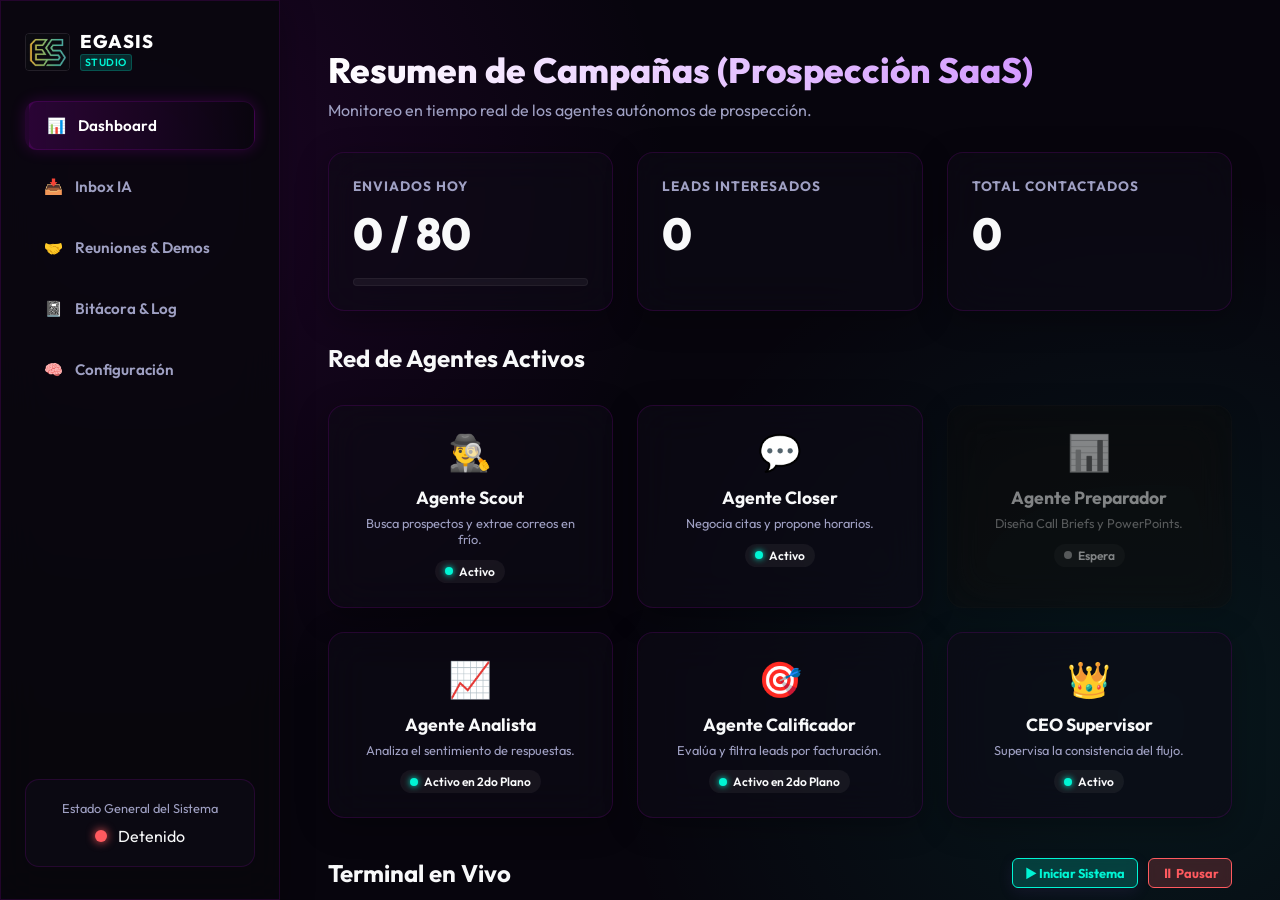
<file: static/index.html>
<!DOCTYPE html>
<html lang="es">
<head>
    <meta charset="UTF-8">
    <meta name="viewport" content="width=device-width, initial-scale=1.0">
    <title>Egasis Studio - Lead Gen SaaS</title>
    <link rel="stylesheet" href="/static/css/styles.css?v=10">
    <link href="https://fonts.googleapis.com/css2?family=Outfit:wght@300;400;600;800&family=Inter:wght@300;400;600;700&family=JetBrains+Mono:wght@400;700&display=swap" rel="stylesheet">
    <link href="https://cdn.quilljs.com/1.3.6/quill.snow.css" rel="stylesheet">
    <script src="https://cdn.quilljs.com/1.3.6/quill.js"></script>
</head>
<body>
    <div class="app-container">
        <!-- Sidebar -->
        <aside class="sidebar glass-panel">
            <div class="logo" style="display: flex; align-items: center; gap: 10px; margin-bottom: 30px;">
                <img src="/static/logo.png" alt="ES" style="height: 38px; border-radius: 4px; border: 1px solid rgba(255,255,255,0.1);">
                <div style="display: flex; flex-direction: column;">
                    <span style="font-family: 'Outfit', sans-serif; font-weight: 800; font-size: 1.15rem; letter-spacing: 1px; color: #fff; line-height: 1;">EGASIS</span>
                    <span class="badge" style="background: rgba(0, 245, 212, 0.15); color: #00f5d4; border: 1px solid rgba(0, 245, 212, 0.2); font-size: 0.65rem; padding: 1px 4px; border-radius: 3px; font-weight: 600; width: fit-content; margin-top: 3px; letter-spacing: 0.5px;">STUDIO</span>
                </div>
            </div>
            <nav>
                <a href="#" class="active" data-target="dashboard">
                    <span>📊</span> Dashboard
                </a>
                <a href="#" data-target="inbox">
                    <span>📥</span> Inbox IA
                </a>
                <a href="#" data-target="meetings">
                    <span>🤝</span> Reuniones & Demos
                </a>
                <a href="#" data-target="learnings">
                    <span>📓</span> Bitácora & Log
                </a>
                <a href="#" data-target="settings">
                    <span>🧠</span> Configuración
                </a>
            </nav>
            <div class="bot-control">
                <p>Estado General del Sistema</p>
                <div class="status-indicator" id="bot-status-indicator"></div>
                <span id="bot-status-text">Detenido</span>
            </div>
        </aside>

        <!-- Main Content -->
        <main class="main-content">
            <!-- DASHBOARD SECTION -->
            <section id="dashboard" class="view-section active">
                <header>
                    <h1>Resumen de Campañas (Prospección SaaS)</h1>
                    <p>Monitoreo en tiempo real de los agentes autónomos de prospección.</p>
                </header>

                <div class="metrics-grid">
                    <div class="metric-card glass-panel clickable-card" id="card-sent-today">
                        <h3>Enviados Hoy</h3>
                        <div class="value"><span id="metric-sent">0</span> / <span id="metric-limit">80</span></div>
                        <div class="progress-bar"><div class="fill" id="bar-sent" style="width: 0%;"></div></div>
                    </div>
                    <div class="metric-card glass-panel clickable-card" id="card-interested-leads">
                        <h3>Leads Interesados</h3>
                        <div class="value" id="metric-total">0</div>
                    </div>
                    <div class="metric-card glass-panel clickable-card" id="card-total-contacted">
                        <h3>Total Contactados</h3>
                        <div class="value" id="metric-replies">0</div>
                    </div>
                </div>

                <h2>Red de Agentes Activos</h2>
                <div class="agents-grid">
                    <div class="agent-card glass-panel" id="agent-scout" onclick="openAgentModal('scout')" style="cursor:pointer;">
                        <div class="agent-icon">🕵️‍♂️</div>
                        <h4>Agente Scout</h4>
                        <p>Busca prospectos y extrae correos en frío.</p>
                        <span class="status-dot">Activo</span>
                    </div>
                    <div class="agent-card glass-panel" id="agent-closer" onclick="openAgentModal('closer')" style="cursor:pointer;">
                        <div class="agent-icon">💬</div>
                        <h4>Agente Closer</h4>
                        <p>Negocia citas y propone horarios.</p>
                        <span class="status-dot">Activo</span>
                    </div>
                    <div class="agent-card glass-panel inactive" id="agent-prep" onclick="openAgentModal('prep')" style="cursor:pointer;">
                        <div class="agent-icon">📊</div>
                        <h4>Agente Preparador</h4>
                        <p>Diseña Call Briefs y PowerPoints.</p>
                        <span class="status-dot">Espera</span>
                    </div>
                    <div class="agent-card glass-panel" id="agent-analyst" onclick="openAgentModal('analyst')" style="cursor:pointer;">
                        <div class="agent-icon">📈</div>
                        <h4>Agente Analista</h4>
                        <p>Analiza el sentimiento de respuestas.</p>
                        <span class="status-dot">Activo en 2do Plano</span>
                    </div>
                    <div class="agent-card glass-panel" id="agent-scorer" onclick="openAgentModal('scorer')" style="cursor:pointer;">
                        <div class="agent-icon">🎯</div>
                        <h4>Agente Calificador</h4>
                        <p>Evalúa y filtra leads por facturación.</p>
                        <span class="status-dot">Activo en 2do Plano</span>
                    </div>
                    <div class="agent-card glass-panel" id="agent-ceo" onclick="openAgentModal('ceo')" style="cursor:pointer;">
                        <div class="agent-icon">👑</div>
                        <h4>CEO Supervisor</h4>
                        <p>Supervisa la consistencia del flujo.</p>
                        <span class="status-dot">Activo</span>
                    </div>
                </div>

                <!-- Modales de Agentes -->
                <div id="agent-modal" style="display:none; position:fixed; top:0; left:0; width:100%; height:100%; background:rgba(0,0,0,0.8); z-index:1000; align-items:center; justify-content:center;">
                    <div class="glass-panel" style="width: 600px; max-width:90%; padding: 32px; position:relative;">
                        <button onclick="closeAgentModal()" class="btn btn-danger" style="position:absolute; top:16px; right:16px;">X</button>
                        <h2 id="modal-title">Agente</h2>
                        <div id="modal-content" class="mt-2" style="max-height:400px; overflow-y:auto; line-height:1.6;">
                            Cargando...
                        </div>
                    </div>
                </div>

                <!-- El botón de Lanzar Campaña se ha eliminado porque el bot ahora opera 100% por cronjob automático a las 8 AM basado en la Cola de Búsqueda -->

                <!-- TERMINAL EN VIVO -->
                <div class="terminal-wrapper mt-4">
                    <div style="display: flex; justify-content: space-between; align-items: center; margin-bottom: 15px;">
                        <h2 style="margin: 0;">Terminal en Vivo</h2>
                        <div style="display: flex; gap: 10px;">
                            <button class="btn btn-primary btn-sm" id="btn-start-bot" onclick="controlBot('start')" style="background: rgba(0, 245, 212, 0.2); border: 1px solid var(--secondary); color: var(--secondary); font-weight: bold;">▶ Iniciar Sistema</button>
                            <button class="btn btn-danger btn-sm" id="btn-stop-bot" onclick="controlBot('stop')" style="background: rgba(255, 90, 95, 0.2); border: 1px solid var(--danger); color: var(--danger); font-weight: bold;">⏸ Pausar</button>
                        </div>
                    </div>
                    <div class="terminal-box mt-2" id="terminal-output">
                        <div class="log-line">Esperando comandos para iniciar...</div>
                    </div>
                </div>
            </section>

            <!-- INBOX SECTION -->
            <section id="inbox" class="view-section" style="display: none;">
                <header>
                    <h1>Inbox Inteligente</h1>
                    <p>Monitoreo 24/7 de tus clientes potenciales y redacción de respuestas con Inteligencia Artificial.</p>
                </header>
                <div style="display: flex; justify-content: space-between; align-items: center; margin-bottom: 1.5rem;">
                    <h2>Bandeja de Entrada</h2>
                    <button id="btn-sync-inbox" class="btn btn-secondary">🔄 SINCRONIZAR GMAIL</button>
                </div>
                
                <!-- Contenedor de Tarjetas (Feed) -->
                <div id="replies-feed" style="display: flex; flex-direction: column; gap: 24px;">
                    <!-- Las tarjetas se inyectarán aquí por JS -->
                </div>
            </section>

            <!-- MEETINGS & DEMOS SECTION -->
            <section id="meetings" class="view-section" style="display: none;">
                <header>
                    <h1>Reuniones, PPTX y Maquetas</h1>
                    <p>Genera briefs de ventas, presentaciones en PowerPoint y plantillas de proyecto con un clic.</p>
                </header>
                <h2>Leads de Interés</h2>
                <div class="glass-panel mt-2 p-0 table-container">
                    <table class="data-table">
                        <thead>
                            <tr>
                                <th>Empresa</th>
                                <th>Email</th>
                                <th>Estado</th>
                                <th>Acciones</th>
                            </tr>
                        </thead>
                        <tbody id="meetings-tbody">
                        </tbody>
                    </table>
                </div>

                <!-- Brief Visualizer -->
                <div id="brief-display-section" style="display: none;" class="mt-4">
                    <h2>Call Brief de IA: <span id="brief-company-title">Cargando...</span></h2>
                    <div class="brief-container glass-panel mt-2" id="brief-content-box">
                        Cargando análisis de la clínica...
                    </div>
                </div>
            </section>

            <!-- LEARNINGS SECTION -->
            <section id="learnings" class="view-section" style="display: none;">
                <header>
                    <h1>Bitácora de la Agencia</h1>
                    <p>Historial de lecciones comerciales extraídas automáticamente por la IA desde las respuestas de clientes.</p>
                </header>

                <div class="glass-panel p-4" style="background: rgba(30, 20, 50, 0.5); border-color: var(--primary);">
                    <h3 style="color: var(--primary);">🤖 Registro Autónomo Activado</h3>
                    <p class="text-sm mt-2" style="line-height:1.5;">La Inteligencia Artificial (Gemini) está analizando todos los correos entrantes y extrayendo conclusiones automáticamente.<br>Estas lecciones se usan en tiempo real para mejorar la redacción de futuros correos de prospección. Ya no necesitas registrar notas manualmente.</p>
                </div>

                <h2 class="mt-4">Historial de Aprendizajes Semanales</h2>
                <div class="learnings-wrapper" id="learnings-list">
                    <!-- Cards de bitácora -->
                </div>
            </section>

            <!-- SETTINGS SECTION -->
            <section id="settings" class="view-section" style="display: none;">
                <header>
                    <h1>Configuración del Cerebro</h1>
                    <p>Edita la estrategia de prospección, disponibilidad horaria y plantillas de email.</p>
                </header>

                <div class="glass-panel p-4">
                    <div class="settings-container" style="display: grid; grid-template-columns: 1.2fr 1fr; gap: 32px;">
                        <!-- Columna Izquierda: Formulario -->
                        <div class="settings-form-col">
                            <div class="form-group">
                                <label for="settings-queue">Cola de Búsqueda (Cronjob 8:00 AM)</label>
                                <p class="text-sm mb-2" style="color: var(--text-muted); font-size: 0.85rem;">Escribe un término de búsqueda por línea. El Agente Scout buscará la siguiente ubicación cada mañana a las 8 AM.</p>
                                <textarea id="settings-queue" placeholder="Agencias de marketing en Madrid&#10;Agencias SEO en Barcelona&#10;Desarrolladores web en Valencia"></textarea>
                            </div>

                            <div class="form-group">
                                <label for="settings-availability">Mi Disponibilidad (Opciones propuestas por el Closer)</label>
                                <p class="text-sm mb-2" style="color: var(--text-muted); font-size: 0.85rem;">Escribe las opciones de días y horas que el Closer le ofrecerá al cliente cuando muestre interés (una por línea).</p>
                                <textarea id="settings-availability" placeholder="Lunes a las 11:00&#10;Miércoles a las 16:00&#10;Jueves a las 15:30"></textarea>
                            </div>

                            <div class="form-group">
                                <label for="settings-meeting-link">Enlace de la Videollamada (Google Meet / Zoom / Calendly)</label>
                                <p class="text-sm mb-2" style="color: var(--text-muted); font-size: 0.85rem;">El enlace que se le enviará automáticamente al prospecto en el correo de confirmación final.</p>
                                <input type="text" id="settings-meeting-link" style="width: 100%; padding: 16px; border: 1px solid var(--border); border-radius: 12px; background: rgba(18, 16, 28, 0.4); color: #fff; outline: none; font-size: 0.95rem;" placeholder="https://meet.google.com/xxx-yyyy-zzz">
                            </div>

                            <div class="glass-panel p-4" style="background: rgba(30, 20, 50, 0.3); border: 1px solid rgba(255,255,255,0.05); margin-bottom: 24px;">
                                <h3 style="color: var(--primary); font-size: 1.1rem; margin-bottom: 16px;">⏱️ Control de Envíos y Horarios</h3>
                                
                                <div style="display: grid; grid-template-columns: 1fr 1fr; gap: 16px; margin-bottom: 16px;">
                                    <div class="form-group" style="margin-bottom:0;">
                                        <label for="settings-daily-limit" style="font-size: 0.9rem;">Límite Diario de Correos</label>
                                        <input type="number" id="settings-daily-limit" style="width: 100%; padding: 12px; border: 1px solid var(--border); border-radius: 8px; background: rgba(18, 16, 28, 0.6); color: #fff; outline: none; font-size: 0.95rem;" placeholder="80">
                                    </div>
                                    <div class="form-group" style="margin-bottom:0; display:flex; align-items:center; gap:8px;">
                                        <input type="checkbox" id="settings-schedule-24-7" style="width:20px; height:20px; accent-color: var(--primary);">
                                        <label for="settings-schedule-24-7" style="font-size: 0.9rem; margin-bottom:0; cursor:pointer;">Enviar 24/7 sin límite de horario</label>
                                    </div>
                                </div>

                                <div id="schedule-times-container" style="display: grid; grid-template-columns: 1fr 1fr; gap: 16px;">
                                    <div class="form-group" style="margin-bottom:0;">
                                        <label for="settings-schedule-start" style="font-size: 0.9rem;">Hora de Inicio (Ej. 09:00)</label>
                                        <input type="time" id="settings-schedule-start" style="width: 100%; padding: 12px; border: 1px solid var(--border); border-radius: 8px; background: rgba(18, 16, 28, 0.6); color: #fff; outline: none; font-size: 0.95rem;">
                                    </div>
                                    <div class="form-group" style="margin-bottom:0;">
                                        <label for="settings-schedule-end" style="font-size: 0.9rem;">Hora de Fin (Ej. 18:00)</label>
                                        <input type="time" id="settings-schedule-end" style="width: 100%; padding: 12px; border: 1px solid var(--border); border-radius: 8px; background: rgba(18, 16, 28, 0.6); color: #fff; outline: none; font-size: 0.95rem;">
                                    </div>
                                </div>
                            </div>

                            <div class="form-group">
                                <div style="display: flex; justify-content: space-between; align-items: center; margin-bottom: 6px;">
                                    <label for="settings-template-subject" style="margin-bottom:0;">Asunto del Correo (Spintax & Variables)</label>
                                    <div class="insert-buttons" style="display: flex; gap: 6px;">
                                        <button type="button" class="btn-insert-tag" data-target="settings-template-subject" data-val="{Empresa}" style="background: rgba(0, 245, 212, 0.15); border: 1px solid var(--secondary); color:#00f5d4; padding: 2px 8px; font-size: 0.7rem; border-radius: 4px; cursor: pointer; font-weight:600;">+ Empresa</button>
                                    </div>
                                </div>
                                <p class="text-sm mb-2" style="color: var(--text-muted); font-size: 0.85rem;">El asunto del correo. Admite spintax como <code>{Hola|Estimado}</code> y variables como <code>{Empresa}</code>.</p>
                                <input type="text" id="settings-template-subject" style="width: 100%; padding: 16px; border: 1px solid var(--border); border-radius: 12px; background: rgba(18, 16, 28, 0.4); color: #fff; outline: none; font-size: 0.95rem;" placeholder="{Reuniones en automático para {Empresa}|Automatizar prospección B2B}">
                            </div>

                            <div class="form-group">
                                <div style="display: flex; justify-content: space-between; align-items: center; margin-bottom: 6px;">
                                    <label for="settings-template-body" style="margin-bottom:0;">Cuerpo HTML Base del Correo</label>
                                    <div class="insert-buttons" style="display: flex; gap: 6px;">
                                        <button type="button" class="btn-insert-tag" data-target="settings-template-body" data-val="{Nombre}" style="background: rgba(0, 245, 212, 0.15); border: 1px solid var(--secondary); color:#00f5d4; padding: 2px 8px; font-size: 0.7rem; border-radius: 4px; cursor: pointer; font-weight:600;">+ Nombre</button>
                                        <button type="button" class="btn-insert-tag" data-target="settings-template-body" data-val="{Empresa}" style="background: rgba(0, 245, 212, 0.15); border: 1px solid var(--secondary); color:#00f5d4; padding: 2px 8px; font-size: 0.7rem; border-radius: 4px; cursor: pointer; font-weight:600;">+ Empresa</button>
                                    </div>
                                </div>
                                <p class="text-sm mb-2" style="color: var(--text-muted); font-size: 0.85rem;">Plantilla HTML base del primer correo en frío. (Usa el editor visual. Admite variables como {Nombre} y {Empresa}).</p>
                                <div id="quill-editor" style="background-color: #ffffff; color: #000000; height: 300px; border-radius: 8px;"></div>
                                <input type="hidden" id="settings-template-body">
                            </div>

                            <div class="form-group">
                                <label>Pausa Anti-Spam entre Envíos (Segundos)</label>
                                <p class="text-sm mb-2" style="color: var(--text-muted); font-size: 0.85rem;">Tiempo de espera aleatorio (mínimo y máximo) entre cada correo para simular comportamiento humano.</p>
                                <div style="display: flex; gap: 16px;">
                                    <input type="number" id="settings-delay-min" style="width: 50%; padding: 16px; border: 1px solid var(--border); border-radius: 12px; background: rgba(18, 16, 28, 0.4); color: #fff; outline: none; font-size: 0.95rem;" placeholder="Min (Ej: 60)" value="120">
                                    <input type="number" id="settings-delay-max" style="width: 50%; padding: 16px; border: 1px solid var(--border); border-radius: 12px; background: rgba(18, 16, 28, 0.4); color: #fff; outline: none; font-size: 0.95rem;" placeholder="Max (Ej: 180)" value="300">
                                </div>
                            </div>

                            <hr style="border-color: var(--border); margin: 20px 0;">

                            <h3 style="margin-bottom: 15px; color: var(--secondary);">Credenciales y API Keys</h3>
                                <div class="form-group">
                                    <label for="settings-gemini-key">API Key de Gemini (Prospección Automática)</label>
                                    <p class="text-sm mb-2" style="color: var(--text-muted); font-size: 0.85rem;">Puedes poner múltiples Keys separadas por comas (ej. key1,key2) para evadir los límites de velocidad.</p>
                                    <input type="password" id="settings-gemini-key" style="width: 100%; padding: 12px; border: 1px solid var(--border); border-radius: 8px; background: rgba(18, 16, 28, 0.6); color: #fff; outline: none; font-size: 0.95rem;">
                                </div>
                                <div class="form-group">
                                    <label for="settings-gemini-key-sync">API Key de Gemini (Sincronización Inbox)</label>
                                    <p class="text-sm mb-2" style="color: var(--text-muted); font-size: 0.85rem;">Clave dedicada exclusivamente para leer y responder correos. Si la dejas vacía, se usará la de arriba.</p>
                                    <input type="password" id="settings-gemini-key-sync" style="width: 100%; padding: 12px; border: 1px solid var(--border); border-radius: 8px; background: rgba(18, 16, 28, 0.6); color: #fff; outline: none; font-size: 0.95rem;">
                                </div>
                            
                            <div class="form-group">
                                <label for="settings-smtp-email">Correo para Enviar Mails (Ej. tu@gmail.com)</label>
                                <input type="email" id="settings-smtp-email" style="width: 100%; padding: 16px; border: 1px solid var(--border); border-radius: 12px; background: rgba(18, 16, 28, 0.4); color: #fff; outline: none; font-size: 0.95rem;">
                            </div>
                            
                            <div class="form-group">
                                <label for="settings-smtp-password">Contraseña de Aplicación de Gmail (16 letras)</label>
                                <input type="password" id="settings-smtp-password" style="width: 100%; padding: 16px; border: 1px solid var(--border); border-radius: 12px; background: rgba(18, 16, 28, 0.4); color: #fff; outline: none; font-size: 0.95rem;">
                            </div>

                            <button id="btn-save-settings" class="btn btn-primary" style="width: 100%;">GUARDAR CONFIGURACIÓN</button>
                        </div>

                        <!-- Columna Derecha: Vista Previa en Vivo -->
                        <div class="settings-preview-col" style="border-left: 1px solid var(--border); padding-left: 32px;">
                            <h3 style="color: var(--secondary); margin-bottom: 12px; font-weight: 700; display: flex; align-items: center; gap: 8px;">📧 Previsualización en Vivo</h3>
                            <p style="color: var(--text-muted); font-size: 0.85rem; margin-bottom: 24px;">Así es como verá tu correo un cliente mock (ej. Juan de Clínica Dental Sonrisas):</p>
                            
                            <div class="email-preview-box" style="background: rgba(9, 8, 14, 0.6); border: 1px solid var(--border); border-radius: 12px; padding: 20px; box-shadow: 0 4px 20px rgba(0,0,0,0.5); font-family: 'Inter', sans-serif;">
                                <div style="border-bottom: 1px solid var(--border); padding-bottom: 12px; margin-bottom: 16px; font-size: 0.85rem; line-height: 1.6;">
                                    <div style="margin-bottom: 4px;"><span style="color: var(--text-muted); font-weight:600;">De:</span> Jeremías &lt;ventas@egasis.studio&gt;</div>
                                    <div style="margin-bottom: 4px;"><span style="color: var(--text-muted); font-weight:600;">Para:</span> juan@clinicasonrisas.com</div>
                                    <div><span style="color: var(--text-muted); font-weight:600;">Asunto:</span> <span id="preview-subject" style="font-weight: 600; color: #fff;"></span></div>
                                </div>
                                <div id="preview-body" style="font-size: 0.9rem; line-height: 1.6; color: var(--text-main); min-height: 200px; max-height: 400px; overflow-y: auto; white-space: pre-wrap;">
                                    <!-- Rendered HTML here -->
                                </div>
                            </div>
                        </div>
                    </div>
                </div>
            </section>
        </main>
    </div>
    <!-- Modal Directorio de Contactados -->
    <div id="modal-contacted-leads" class="custom-modal-overlay" style="display: none;">
        <div class="glass-panel custom-modal-content">
            <button class="custom-modal-close" id="close-modal-contacted">✕</button>
            <h2 style="margin-bottom: 20px; font-weight: 800; background: linear-gradient(90deg, #fff, #c77dff); -webkit-background-clip: text; -webkit-text-fill-color: transparent;">Directorio de Empresas Contactadas</h2>
            <p style="color: var(--text-muted); font-size: 0.9rem; margin-bottom: 20px;">Lista histórica de todas las clínicas encontradas y su estado actual en la campaña.</p>
            <div class="glass-panel p-0 table-container" style="max-height: 50vh; overflow-y: auto;">
                <table class="data-table">
                    <thead>
                        <tr>
                            <th>Empresa</th>
                            <th>Email</th>
                            <th>Estado</th>
                            <th>Fecha Contactado</th>
                        </tr>
                    </thead>
                    <tbody id="contacted-leads-tbody">
                        <tr><td colspan="4" style="text-align:center; padding: 20px;">Cargando...</td></tr>
                    </tbody>
                </table>
            </div>
        </div>
    </div>



    <script src="/static/js/dashboard.js?v=9"></script>
</body>
</html>
</file>
<file: static/css/styles.css>
:root {
    --bg-dark: #07050d;
    --bg-panel: rgba(14, 11, 23, 0.6);
    --primary: #bc00dd;
    --primary-hover: #9b00b7;
    --secondary: #00f5d4;
    --secondary-hover: #00d2b4;
    --text-main: #f8f9fa;
    --text-muted: #9fa0c3;
    --danger: #ff5a5f;
    --success: #00f5d4;
    --border: rgba(188, 0, 221, 0.15);
    --glow: rgba(188, 0, 221, 0.4);
}

* {
    margin: 0;
    padding: 0;
    box-sizing: border-box;
    font-family: 'Outfit', 'Inter', sans-serif;
}

html, body {
    background-color: var(--bg-dark);
    color: var(--text-main);
    height: 100vh;
    margin: 0;
    padding: 0;
}

body {
    background-image: 
        radial-gradient(circle at 10% 20%, rgba(188, 0, 221, 0.12) 0%, transparent 40%),
        radial-gradient(circle at 90% 80%, rgba(0, 245, 212, 0.08) 0%, transparent 40%);
    background-attachment: fixed;
}

.app-container {
    display: flex;
    height: 100vh;
    overflow: hidden;
}

.glass-panel {
    background: var(--bg-panel);
    backdrop-filter: blur(20px);
    -webkit-backdrop-filter: blur(20px);
    border: 1px solid var(--border);
    border-radius: 16px;
    box-shadow: 0 8px 32px rgba(0, 0, 0, 0.3);
}

/* Sidebar */
.sidebar {
    width: 280px;
    padding: 32px 24px;
    display: flex;
    flex-direction: column;
    border-radius: 0;
    border-right: 1px solid var(--border);
    background: rgba(9, 8, 14, 0.85);
}

.logo {
    display: flex;
    align-items: center;
    gap: 10px;
    margin-bottom: 48px;
}
.logo h2 {
    font-weight: 800;
    letter-spacing: 1.5px;
    background: linear-gradient(90deg, var(--primary), var(--secondary));
    -webkit-background-clip: text;
    -webkit-text-fill-color: transparent;
    font-size: 1.8rem;
}
.badge {
    background: rgba(188, 0, 221, 0.2);
    color: var(--primary);
    font-size: 0.65rem;
    padding: 3px 8px;
    border-radius: 6px;
    font-weight: 700;
    letter-spacing: 0.5px;
    border: 1px solid rgba(188, 0, 221, 0.3);
}

nav {
    display: flex;
    flex-direction: column;
    gap: 12px;
    flex-grow: 1;
}

nav a {
    color: var(--text-muted);
    text-decoration: none;
    padding: 14px 18px;
    border-radius: 12px;
    transition: all 0.3s ease;
    font-weight: 600;
    font-size: 0.95rem;
    display: flex;
    align-items: center;
    gap: 12px;
    border: 1px solid transparent;
}
nav a:hover {
    background: rgba(188, 0, 221, 0.08);
    color: var(--text-main);
    border-color: rgba(188, 0, 221, 0.15);
}
nav a.active {
    background: linear-gradient(90deg, rgba(188, 0, 221, 0.18), transparent);
    color: #fff;
    border-left: 4px solid var(--primary);
    border-color: var(--border);
    box-shadow: 0 0 15px rgba(188, 0, 221, 0.2);
}

.bot-control {
    background: rgba(18, 16, 28, 0.4);
    padding: 20px;
    border-radius: 14px;
    text-align: center;
    border: 1px solid var(--border);
}
.bot-control p {
    font-size: 0.8rem; 
    color: var(--text-muted);
    margin-bottom: 10px;
}
.status-indicator {
    width: 12px; 
    height: 12px;
    border-radius: 50%;
    background-color: var(--danger);
    display: inline-block;
    margin-right: 8px;
    box-shadow: 0 0 10px var(--danger);
}
.status-indicator.running {
    background-color: var(--success);
    box-shadow: 0 0 10px var(--success);
}

/* Botones */
.btn {
    padding: 12px 20px;
    border-radius: 10px;
    font-weight: 600;
    cursor: pointer;
    transition: all 0.3s ease;
    font-size: 0.9rem;
    backdrop-filter: blur(5px);
}
.btn-primary { 
    background: rgba(157, 78, 221, 0.15);
    border: 1px solid var(--primary);
    color: #e0b0ff;
    box-shadow: 0 4px 15px rgba(157, 78, 221, 0.1);
}
.btn-primary:hover {
    background: rgba(157, 78, 221, 0.3);
    color: #fff;
    transform: translateY(-2px);
    box-shadow: 0 6px 20px rgba(157, 78, 221, 0.3);
}
.btn-secondary { 
    background: rgba(0, 245, 212, 0.15);
    border: 1px solid var(--secondary);
    color: #00f5d4;
    box-shadow: 0 4px 15px rgba(0, 245, 212, 0.1);
}
.btn-secondary:hover { 
    background: rgba(0, 245, 212, 0.3);
    color: #fff;
    transform: translateY(-2px);
    box-shadow: 0 6px 20px rgba(0, 245, 212, 0.3);
}
.btn-danger {
    background: rgba(255, 90, 95, 0.15);
    border: 1px solid var(--danger);
    color: #ff5a5f;
}
.btn-danger:hover {
    background: rgba(255, 90, 95, 0.3);
    color: #fff;
    transform: translateY(-2px);
    box-shadow: 0 6px 20px rgba(255, 90, 95, 0.3);
}

.btn-sm {
    padding: 6px 12px;
    font-size: 0.8rem;
    border-radius: 6px;
}

a.btn {
    text-decoration: none;
    display: inline-flex;
    align-items: center;
    justify-content: center;
    box-sizing: border-box;
}

.flex-actions {
    display: flex;
    gap: 8px;
    align-items: center;
}

.btn-delete-subtle {
    background: rgba(255, 255, 255, 0.03);
    border: 1px solid rgba(255, 255, 255, 0.1);
    color: var(--text-muted);
    border-radius: 6px;
    cursor: pointer;
    display: inline-flex;
    align-items: center;
    justify-content: center;
    height: 28px;
    width: 28px;
    padding: 0;
    font-size: 0.85rem;
    transition: all 0.2s ease;
}

.btn-delete-subtle:hover {
    background: rgba(255, 90, 95, 0.1);
    color: var(--danger);
    border-color: rgba(255, 90, 95, 0.4);
    transform: none !important;
    box-shadow: none !important;
}

/* Main Content */
.main-content {
    flex-grow: 1;
    padding: 48px;
    max-width: 1300px;
    display: flex;
    flex-direction: column;
    overflow-y: auto;
}

header {
    margin-bottom: 32px;
}
header h1 {
    font-size: 2.2rem;
    font-weight: 800;
    margin-bottom: 8px;
    background: linear-gradient(90deg, #fff, #c77dff);
    -webkit-background-clip: text;
    -webkit-text-fill-color: transparent;
}
header p {
    color: var(--text-muted);
    font-size: 1rem;
}

/* Grid de Métricas */
.metrics-grid {
    display: grid;
    grid-template-columns: repeat(auto-fit, minmax(240px, 1fr));
    gap: 24px;
    margin-bottom: 32px;
}

.metric-card {
    padding: 24px;
    position: relative;
    overflow: hidden;
}
.metric-card h3 {
    font-size: 0.85rem;
    color: var(--text-muted);
    text-transform: uppercase;
    letter-spacing: 1px;
}
.metric-card .value {
    font-size: 2.8rem;
    font-weight: 800;
    margin-top: 10px;
}

.progress-bar {
    width: 100%;
    height: 8px;
    background: rgba(255,255,255,0.05);
    border-radius: 4px;
    margin-top: 16px;
    overflow: hidden;
    border: 1px solid rgba(255,255,255,0.05);
}
.progress-bar .fill {
    height: 100%;
    background: linear-gradient(90deg, var(--primary), var(--secondary));
    border-radius: 4px;
    transition: width 0.6s cubic-bezier(0.4, 0, 0.2, 1);
}

/* Grid de Agentes (El Cerebro) */
.agents-grid {
    display: grid;
    grid-template-columns: repeat(3, 1fr);
    gap: 24px;
    margin-top: 32px;
    margin-bottom: 40px;
}
.agent-card {
    padding: 24px;
    text-align: center;
    border: 1px solid var(--border);
    transition: all 0.3s ease;
    position: relative;
}
.agent-card:hover {
    transform: translateY(-4px);
    border-color: rgba(157, 78, 221, 0.4);
    box-shadow: 0 8px 25px rgba(157, 78, 221, 0.1);
}
.agent-icon {
    font-size: 2.2rem;
    margin-bottom: 12px;
}
.agent-card h4 {
    font-size: 1.1rem;
    font-weight: 700;
    margin-bottom: 6px;
}
.agent-card p {
    font-size: 0.8rem;
    color: var(--text-muted);
    margin-bottom: 12px;
}
.agent-card .status-dot {
    display: inline-flex;
    align-items: center;
    font-size: 0.75rem;
    font-weight: 600;
    padding: 4px 10px;
    border-radius: 20px;
    background: rgba(255,255,255,0.05);
}
.agent-card .status-dot::before {
    content: '';
    width: 8px;
    height: 8px;
    border-radius: 50%;
    margin-right: 6px;
    background: var(--success);
    box-shadow: 0 0 6px var(--success);
}
.agent-card.inactive .status-dot::before {
    background: var(--text-muted);
    box-shadow: none;
}

/* Terminal */
.terminal-box {
    background-color: #050508;
    border: 1px solid var(--border);
    border-radius: 16px;
    padding: 24px;
    min-height: 300px;
    max-height: 450px;
    overflow-y: auto;
    font-family: 'JetBrains Mono', monospace;
    font-size: 0.85rem;
    color: #d1d1e0;
    line-height: 1.6;
    box-shadow: inset 0 0 24px rgba(0,0,0,0.9);
}

/* Formularios de Configuración */
.form-group {
    margin-bottom: 24px;
}
.form-group label {
    display: block;
    font-size: 0.9rem;
    font-weight: 600;
    margin-bottom: 10px;
    color: var(--text-muted);
    text-transform: uppercase;
    letter-spacing: 0.5px;
}
.form-group textarea {
    width: 100%;
    height: 150px;
    background: rgba(18, 16, 28, 0.4);
    border: 1px solid var(--border);
    border-radius: 12px;
    padding: 16px;
    color: #fff;
    font-size: 0.95rem;
    resize: none;
    outline: none;
    transition: all 0.3s;
}
.form-group textarea:focus {
    border-color: var(--primary);
    box-shadow: 0 0 10px rgba(157, 78, 221, 0.2);
}

/* Tablas */
.table-container {
    overflow-hidden: hidden;
    border-radius: 16px;
    border: 1px solid var(--border);
}
.data-table {
    width: 100%;
    border-collapse: collapse;
}
.data-table th, .data-table td {
    padding: 18px 24px;
    text-align: left;
    border-bottom: 1px solid var(--border);
}
.data-table th {
    color: var(--text-muted);
    font-weight: 600;
    font-size: 0.8rem;
    text-transform: uppercase;
    letter-spacing: 0.5px;
    background: rgba(18, 16, 28, 0.3);
}
.data-table tbody tr:hover {
    background: rgba(157, 78, 221, 0.03);
}
.data-table tr:last-child td { border-bottom: none; }

.badge-status {
    padding: 5px 12px;
    border-radius: 20px;
    font-size: 0.75rem;
    font-weight: 700;
    display: inline-block;
}
.bg-pending { background: rgba(255, 189, 46, 0.15); color: #ffbd2e; border: 1px solid rgba(255, 189, 46, 0.2); }
.bg-sent { background: rgba(56, 176, 0, 0.15); color: #38b000; border: 1px solid rgba(56, 176, 0, 0.2); }
.bg-failed { background: rgba(255, 90, 95, 0.15); color: var(--danger); border: 1px solid rgba(255, 90, 95, 0.2); }
.bg-replied { background: rgba(0, 245, 212, 0.15); color: var(--secondary); border: 1px solid rgba(0, 245, 212, 0.2); }
.bg-negociando_horario { background: rgba(157, 78, 221, 0.15); color: #c77dff; border: 1px solid rgba(157, 78, 221, 0.2); }
.bg-agendado { background: rgba(0, 187, 249, 0.15); color: #00bbf9; border: 1px solid rgba(0, 187, 249, 0.2); }
.bg-listo_para_demo { background: rgba(241, 91, 181, 0.15); color: #f15bb5; border: 1px solid rgba(241, 91, 181, 0.2); }

/* Grid de Bitácoras */
.learnings-wrapper {
    display: flex;
    flex-direction: column;
    gap: 20px;
    margin-top: 24px;
}
.learning-card {
    padding: 24px;
    border: 1px solid var(--border);
    position: relative;
}
.learning-card .date {
    font-size: 0.75rem;
    color: var(--text-muted);
    margin-bottom: 8px;
}
.learning-card p {
    font-size: 0.95rem;
    line-height: 1.6;
}

/* Modal o Contenedor de Briefs */
.brief-container {
    background: rgba(18, 16, 28, 0.8);
    border: 1px solid var(--border);
    border-radius: 12px;
    padding: 24px;
    margin-top: 16px;
    line-height: 1.7;
}
.brief-container h3 {
    margin-top: 18px;
    margin-bottom: 8px;
    color: var(--secondary);
    font-size: 1.1rem;
}
.brief-container h3:first-child {
    margin-top: 0;
}
.brief-container p {
    margin-bottom: 12px;
    color: var(--text-main);
    font-size: 0.95rem;
}
.brief-container ul {
    margin-left: 20px;
    margin-bottom: 12px;
}

.mt-4 { margin-top: 24px; }
.actions-grid {
    display: grid;
    grid-template-columns: 1fr;
    gap: 24px;
}

/* Estilo para links clickeables */
.inbox-link {
    color: var(--secondary);
    text-decoration: none;
    font-weight: 600;
}
.inbox-link:hover {
    color: #fff;
    text-decoration: underline;
}

/* Media Queries for Mobile Responsiveness */
@media (max-width: 768px) {
    .app-container {
        flex-direction: column;
    }
    
    .sidebar {
        width: 100%;
        border-radius: 0;
        border-right: none;
        border-bottom: 1px solid var(--border);
        padding: 20px;
        background: rgba(9, 8, 14, 0.95);
    }
    
    .logo {
        margin-bottom: 20px;
        justify-content: center;
    }
    
    nav {
        flex-direction: row;
        flex-wrap: wrap;
        justify-content: center;
        gap: 8px;
        margin-bottom: 16px;
    }
    
    nav a {
        padding: 8px 12px;
        font-size: 0.8rem;
        border-radius: 8px;
    }
    
    nav a.active {
        border-left: none;
        border-bottom: 3px solid var(--primary);
    }
    
    .bot-control {
        display: flex;
        justify-content: center;
        align-items: center;
        gap: 10px;
        padding: 10px;
    }
    
    .bot-control p {
        margin-bottom: 0;
    }
    
    .main-content {
        padding: 20px;
    }
    
    header h1 {
        font-size: 1.8rem;
    }
    
    .metrics-grid {
        grid-template-columns: 1fr;
        gap: 16px;
    }
    
    .agents-grid {
        grid-template-columns: 1fr;
        gap: 16px;
    }
    
    .table-container {
        overflow-x: auto;
    }
    
    .data-table th, .data-table td {
        padding: 12px 16px;
        font-size: 0.85rem;
    }
}

/* Clickable metrics cards */
.clickable-card {
    cursor: pointer;
    transition: all 0.3s ease;
}
.clickable-card:hover {
    transform: translateY(-4px);
    box-shadow: 0 8px 24px rgba(157, 78, 221, 0.25);
    border-color: var(--primary);
}

/* Modal System */
.custom-modal-overlay {
    display: none;
    position: fixed;
    top: 0;
    left: 0;
    width: 100%;
    height: 100%;
    background: rgba(9, 8, 14, 0.85);
    backdrop-filter: blur(8px);
    z-index: 1100;
    align-items: center;
    justify-content: center;
    animation: fadeIn 0.2s ease-out;
}

.custom-modal-content {
    width: 800px;
    max-width: 95%;
    max-height: 90vh;
    padding: 32px;
    position: relative;
    overflow-y: auto;
    animation: slideUp 0.3s cubic-bezier(0.16, 1, 0.3, 1);
}

.custom-modal-close {
    position: absolute;
    top: 20px;
    right: 20px;
    background: rgba(255, 90, 95, 0.15);
    color: var(--danger);
    border: 1px solid rgba(255, 90, 95, 0.3);
    width: 32px;
    height: 32px;
    border-radius: 50%;
    display: flex;
    align-items: center;
    justify-content: center;
    cursor: pointer;
    font-weight: bold;
    transition: all 0.2s ease;
}

.custom-modal-close:hover {
    background: var(--danger);
    color: white;
}

@keyframes fadeIn {
    from { opacity: 0; }
    to { opacity: 1; }
}

@keyframes slideUp {
    from { transform: translateY(20px); opacity: 0; }
    to { transform: translateY(0); opacity: 1; }
}

/* Form Styles inside Modals */
.modal-form-group {
    margin-bottom: 20px;
}
.modal-form-group label {
    display: block;
    margin-bottom: 8px;
    color: var(--text-muted);
    font-weight: 600;
    font-size: 0.85rem;
    text-transform: uppercase;
}
.modal-form-group input, .modal-form-group textarea {
    width: 100%;
    background: rgba(9, 8, 14, 0.6);
    border: 1px solid var(--border);
    border-radius: 8px;
    padding: 12px 16px;
    color: var(--text-main);
    outline: none;
    font-size: 0.95rem;
    transition: border-color 0.2s ease;
}
.modal-form-group input:focus, .modal-form-group textarea:focus {
    border-color: var(--primary);
}

/* Premium CSS Pulse and Loading Animations */
@keyframes glowPulse {
    0% {
        box-shadow: 0 0 5px rgba(0, 245, 212, 0.2), 0 0 10px rgba(0, 245, 212, 0.1);
    }
    50% {
        box-shadow: 0 0 20px rgba(0, 245, 212, 0.6), 0 0 30px rgba(0, 245, 212, 0.3);
    }
    100% {
        box-shadow: 0 0 5px rgba(0, 245, 212, 0.2), 0 0 10px rgba(0, 245, 212, 0.1);
    }
}

@keyframes purplePulse {
    0% {
        box-shadow: 0 0 5px rgba(157, 78, 221, 0.2);
    }
    50% {
        box-shadow: 0 0 20px rgba(157, 78, 221, 0.5), 0 0 30px rgba(157, 78, 221, 0.3);
    }
    100% {
        box-shadow: 0 0 5px rgba(157, 78, 221, 0.2);
    }
}

@keyframes spinnerRotation {
    0% { transform: rotate(0deg); }
    100% { transform: rotate(360deg); }
}

/* Pulsing effect for active bot indicators */
.status-indicator.running {
    animation: glowPulse 2s infinite ease-in-out;
}

/* Glass panel glow transitions */
.glass-panel {
    transition: border-color 0.3s ease, box-shadow 0.3s ease;
}
.glass-panel:hover {
    border-color: rgba(188, 0, 221, 0.3);
    box-shadow: 0 10px 40px rgba(0, 0, 0, 0.4), 0 0 15px rgba(188, 0, 221, 0.05);
}

/* Pulsing active agents */
.agent-card:not(.inactive) {
    animation: purplePulse 3s infinite ease-in-out;
}

.agent-card.inactive {
    opacity: 0.5;
    filter: grayscale(1);
    transition: all 0.5s ease;
}

/* Custom premium loader */
.premium-loader {
    width: 48px;
    height: 48px;
    border: 3px solid rgba(188, 0, 221, 0.1);
    border-radius: 50%;
    border-top-color: var(--primary);
    border-bottom-color: var(--secondary);
    animation: spinnerRotation 1s linear infinite;
    margin: 20px auto;
}

/* Micro-interaction on buttons */
.btn {
    position: relative;
    overflow: hidden;
}
.btn::after {
    content: '';
    position: absolute;
    top: 50%;
    left: 50%;
    width: 300px;
    height: 300px;
    background: rgba(255, 255, 255, 0.15);
    border-radius: 50%;
    transform: translate(-50%, -50%) scale(0);
    transition: transform 0.5s ease-out;
    pointer-events: none;
}
.btn:active::after {
    transform: translate(-50%, -50%) scale(1);
    transition: transform 0s;
}

/* Custom scrollbars for dashboard and lists */
::-webkit-scrollbar {
    width: 8px;
    height: 8px;
}
::-webkit-scrollbar-track {
    background: rgba(9, 8, 14, 0.5);
}
::-webkit-scrollbar-thumb {
    background: rgba(188, 0, 221, 0.25);
    border-radius: 4px;
}
::-webkit-scrollbar-thumb:hover {
    background: rgba(188, 0, 221, 0.45);
}

/* Famous Gradient Progress Bar Loader matching the logo */
.famous-loading-bar-container {
    width: 100%;
    background: rgba(255, 255, 255, 0.05);
    border: 1px solid rgba(255, 255, 255, 0.1);
    border-radius: 6px;
    height: 10px;
    position: relative;
    overflow: hidden;
    margin-top: 15px;
    box-shadow: inset 0 1px 3px rgba(0,0,0,0.5);
}
.famous-loading-bar-fill {
    height: 100%;
    width: 0%;
    background: linear-gradient(90deg, #f1a80a 0%, #84ca2c 50%, #00f5d4 100%);
    box-shadow: 0 0 12px rgba(0, 245, 212, 0.6);
    border-radius: 6px;
    animation: loadingBarSimulate 3s ease-in-out infinite;
}
@keyframes loadingBarSimulate {
    0% { width: 0%; }
    50% { width: 75%; }
    80% { width: 92%; }
    100% { width: 100%; }
}
</file>
